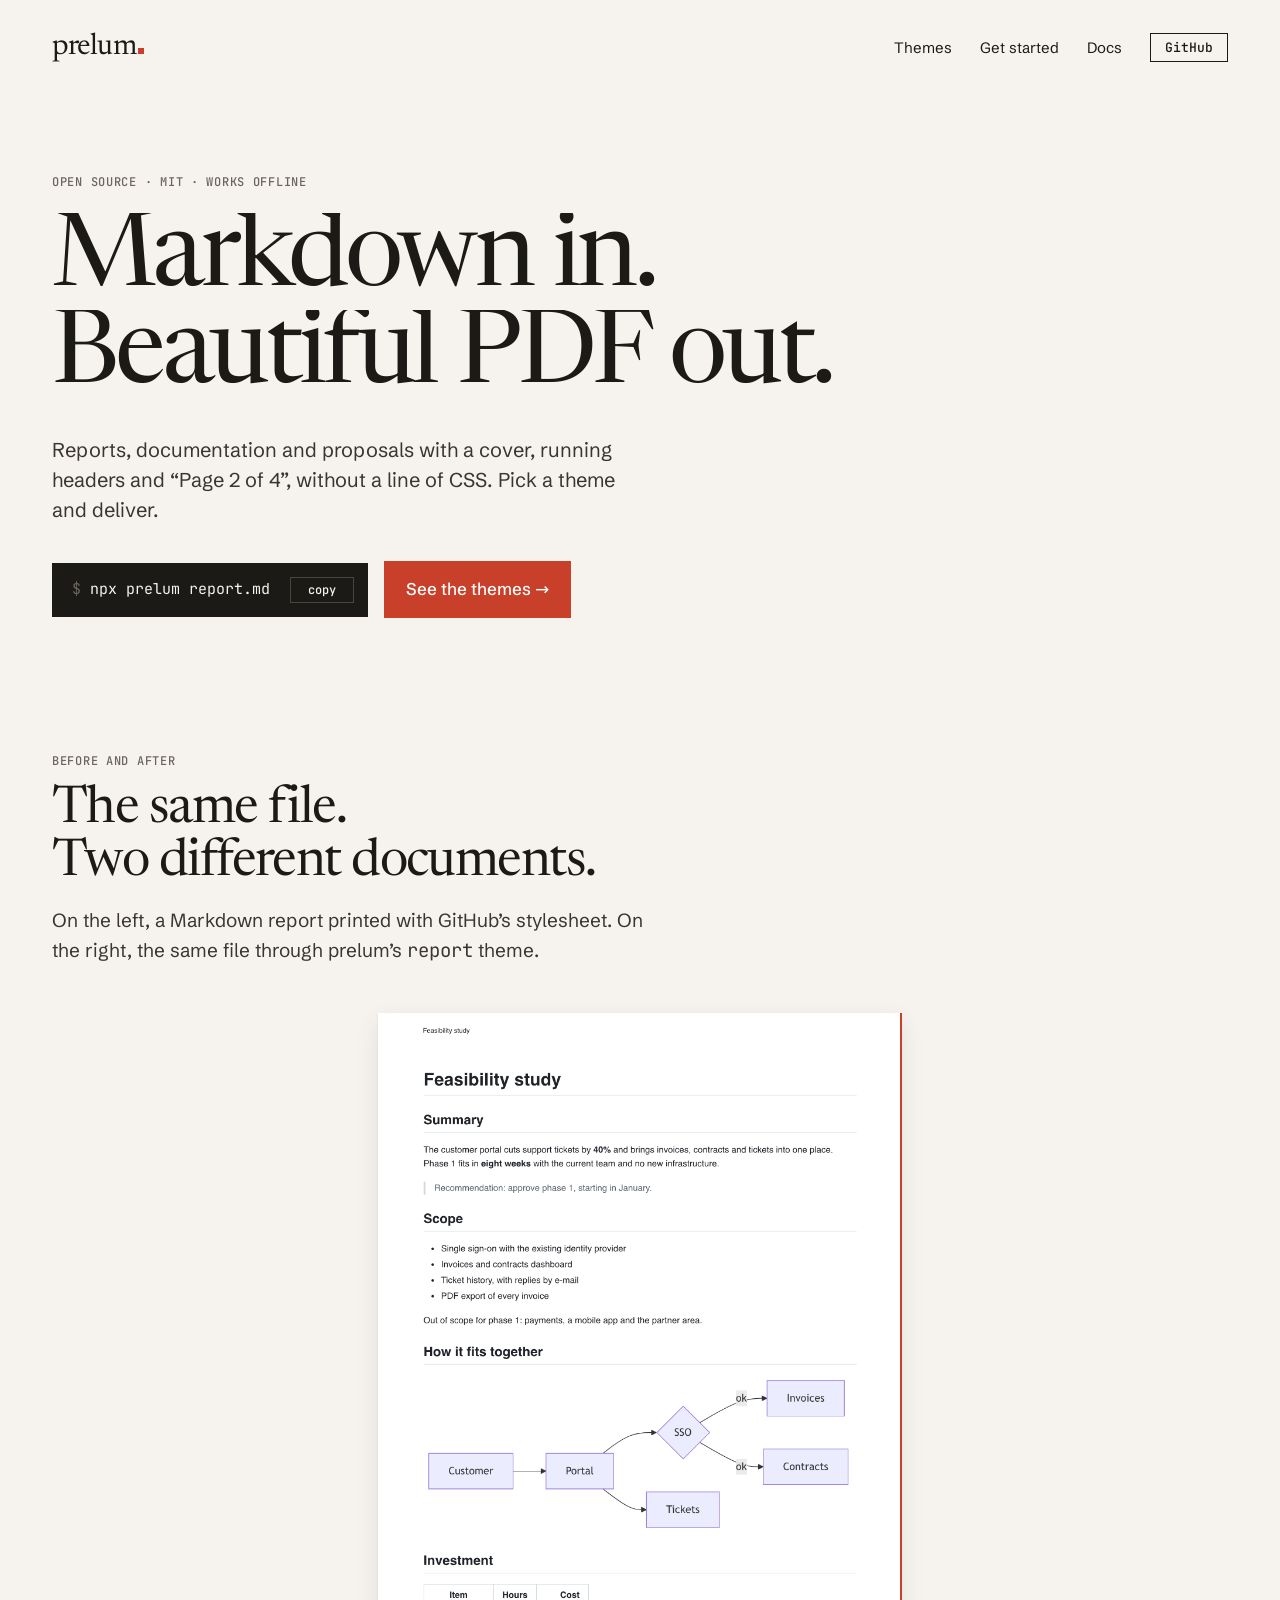
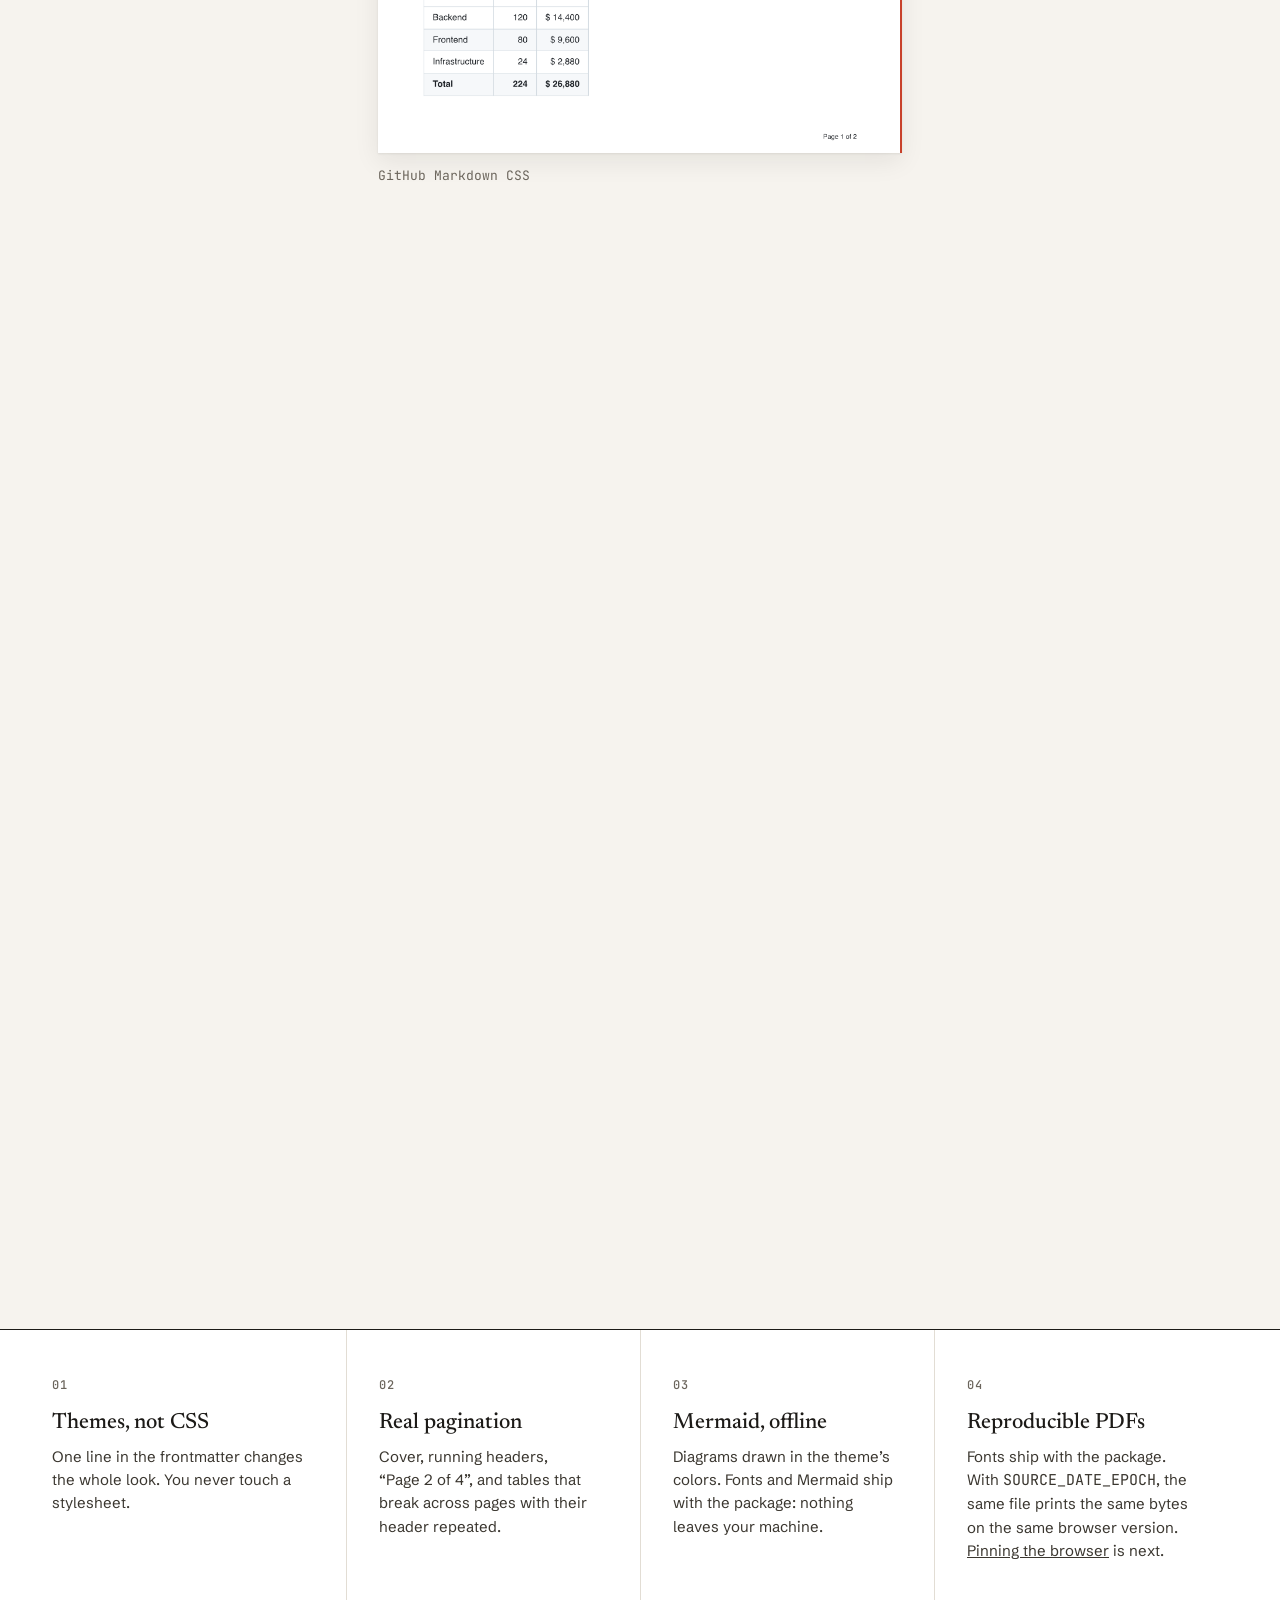
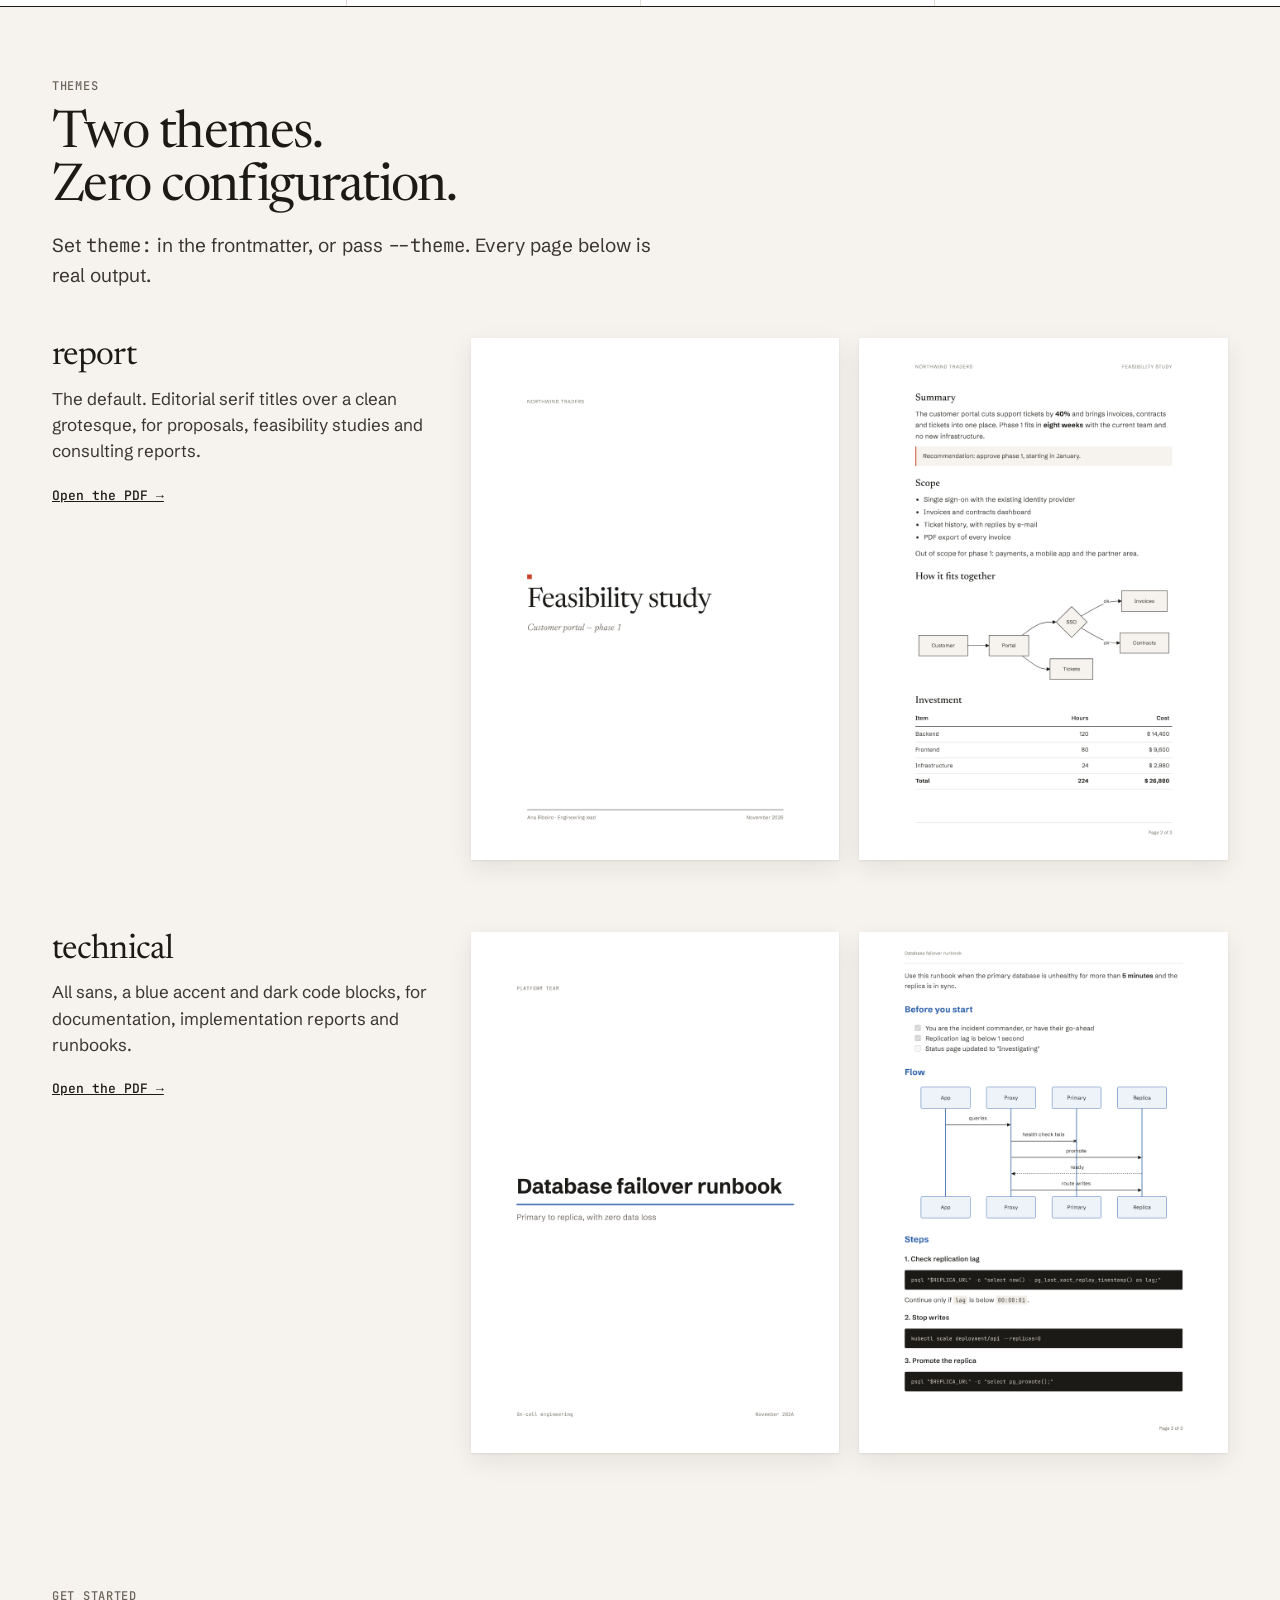
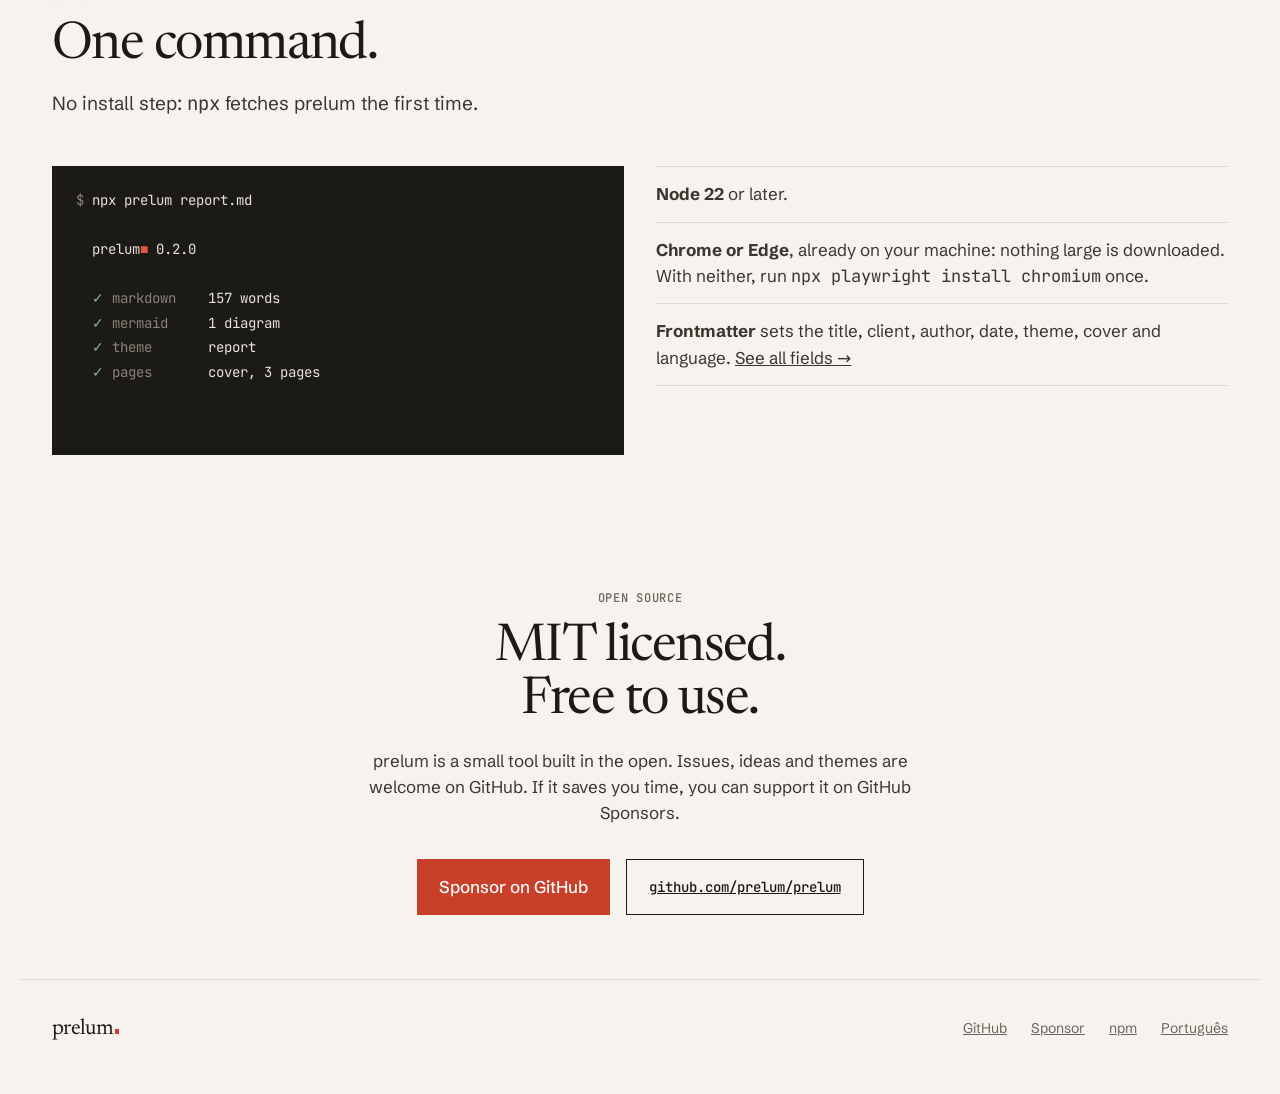
<file: index.html>
<!doctype html>
<html lang="en">
<head>
  <meta charset="utf-8">
  <meta name="viewport" content="width=device-width, initial-scale=1">
  <title>prelum — Markdown in. Beautiful PDF out.</title>
  <meta name="description" content="An open-source CLI that turns Markdown into designed PDFs: cover, running headers, page numbers, Mermaid diagrams. Pick a theme, write no CSS. Works offline.">
  <link rel="icon" href="favicon.svg" type="image/svg+xml">
  <link rel="icon" href="favicon-32.png" sizes="32x32">
  <link rel="apple-touch-icon" href="images/icon-512.png">
  <link rel="alternate" hreflang="pt-BR" href="https://prelum.github.io/pt/">
  <meta property="og:title" content="prelum — Markdown in. Beautiful PDF out.">
  <meta property="og:description" content="Designed PDFs from Markdown. Pick a theme, write no CSS. Works offline.">
  <meta property="og:image" content="https://prelum.github.io/images/og-image.png">
  <meta property="og:url" content="https://prelum.github.io/">
  <meta name="twitter:card" content="summary_large_image">
  <link rel="preload" href="fonts/newsreader-latin-opsz-normal.woff2" as="font" type="font/woff2" crossorigin>
  <script>document.documentElement.classList.add("js")</script>
  <link rel="stylesheet" href="styles.css">
</head>
<body>
  <header class="wrap nav">
    <a class="wordmark" href="./" aria-label="prelum, home">prelum</a>
    <nav aria-label="Main">
      <ul>
        <li><a href="#themes">Themes</a></li>
        <li><a href="#start">Get started</a></li>
        <li><a href="https://github.com/prelum/prelum#readme">Docs</a></li>
        <li><a class="button-outline" href="https://github.com/prelum/prelum">GitHub</a></li>
      </ul>
    </nav>
  </header>

  <main>
    <div class="wrap hero">
      <span class="label">Open source · MIT · Works offline</span>
      <h1><span class="line"><span>Markdown in.</span></span> <span class="line"><span>Beautiful PDF out.</span></span></h1>
      <p>Reports, documentation and proposals with a cover, running headers and “Page&nbsp;2&nbsp;of&nbsp;4”, without a line of CSS. Pick a theme and deliver.</p>
      <div class="actions">
        <div class="command">
          <code><span class="prompt">$</span> npx prelum report.md</code>
          <button type="button" data-copy="npx prelum report.md" data-done="copied">copy</button>
        </div>
        <a class="cta" href="#themes">See the themes →</a>
      </div>
    </div>

    <section class="wrap" aria-labelledby="compare-title">
      <span class="label">Before and after</span>
      <h2 id="compare-title">The same file.<br>Two different documents.</h2>
      <p class="lead">On the left, a Markdown report printed with GitHub’s stylesheet. On the right, the same file through prelum’s <code>report</code> theme.</p>
      <div class="compare" data-slider-label="Drag to compare">
        <figure>
          <img src="images/before-github-css.png" alt="A report printed with GitHub's Markdown stylesheet: underlined headings, a gridded table, a purple diagram." width="892" height="1262" loading="lazy">
          <figcaption>GitHub Markdown CSS</figcaption>
        </figure>
        <figure>
          <img src="images/feasibility-study-2.png" alt="The same report printed by prelum: serif headings, quiet table rules, the diagram in the theme's colors, a running header and page numbers." width="892" height="1262" loading="lazy">
          <figcaption><strong>prelum</strong> · report theme</figcaption>
        </figure>
      </div>
    </section>

    <div class="features">
      <ol class="wrap">
        <li>
          <span class="label">01</span>
          <h3>Themes, not CSS</h3>
          <p>One line in the frontmatter changes the whole look. You never touch a stylesheet.</p>
        </li>
        <li>
          <span class="label">02</span>
          <h3>Real pagination</h3>
          <p>Cover, running headers, “Page&nbsp;2&nbsp;of&nbsp;4”, and tables that break across pages with their header repeated.</p>
        </li>
        <li>
          <span class="label">03</span>
          <h3>Mermaid, offline</h3>
          <p>Diagrams drawn in the theme’s colors. Fonts and Mermaid ship with the package: nothing leaves your machine.</p>
        </li>
        <li>
          <span class="label">04</span>
          <h3>Reproducible PDFs</h3>
          <p>Fonts ship with the package. With <code>SOURCE_DATE_EPOCH</code>, the same file prints the same bytes on the same browser version. <a href="https://github.com/prelum/prelum/issues/17">Pinning the browser</a> is next.</p>
        </li>
      </ol>
    </div>

    <section class="wrap" id="themes" aria-labelledby="themes-title">
      <span class="label">Themes</span>
      <h2 id="themes-title">Two themes.<br>Zero configuration.</h2>
      <p class="lead">Set <code>theme:</code> in the frontmatter, or pass <code>--theme</code>. Every page below is real output.</p>
      <div class="themes">
        <article class="theme">
          <div>
            <h3><code>report</code></h3>
            <p>The default. Editorial serif titles over a clean grotesque, for proposals, feasibility studies and consulting reports.</p>
            <a class="pdf" href="https://github.com/prelum/prelum/blob/main/examples/feasibility-study.pdf">Open the PDF →</a>
          </div>
          <div class="pages">
            <figure><img src="images/feasibility-study-1.png" alt="report theme: cover with the red square, the title in Newsreader and the client's name." width="892" height="1262" loading="lazy"></figure>
            <figure><img src="images/feasibility-study-2.png" alt="report theme: a page with headers, a list, a diagram and a table." width="892" height="1262" loading="lazy"></figure>
          </div>
        </article>
        <article class="theme">
          <div>
            <h3><code>technical</code></h3>
            <p>All sans, a blue accent and dark code blocks, for documentation, implementation reports and runbooks.</p>
            <a class="pdf" href="https://github.com/prelum/prelum/blob/main/examples/runbook.pdf">Open the PDF →</a>
          </div>
          <div class="pages">
            <figure><img src="images/runbook-1.png" alt="technical theme: cover with a bold title over a blue rule." width="892" height="1262" loading="lazy"></figure>
            <figure><img src="images/runbook-2.png" alt="technical theme: a page with a checklist, a sequence diagram and code blocks." width="892" height="1262" loading="lazy"></figure>
          </div>
        </article>
      </div>
    </section>

    <section class="wrap" id="start" aria-labelledby="start-title">
      <span class="label">Get started</span>
      <h2 id="start-title">One command.</h2>
      <p class="lead">No install step: <code>npx</code> fetches prelum the first time.</p>
      <div class="steps">
<pre class="terminal"><code><span class="dim">$</span> npx prelum report.md

  prelum<span class="square">■</span> 0.2.0

  <span class="ok">✓</span> <span class="dim">markdown    </span>157 words
  <span class="ok">✓</span> <span class="dim">mermaid     </span>1 diagram
  <span class="ok">✓</span> <span class="dim">theme       </span>report
  <span class="ok">✓</span> <span class="dim">pages       </span>cover, 3 pages

  <span class="square">■</span> report.pdf ready in 0.9 s</code></pre>
        <ul class="requirements">
          <li><strong>Node 22</strong> or later.</li>
          <li><strong>Chrome or Edge</strong>, already on your machine: nothing large is downloaded. With neither, run <code>npx playwright install chromium</code> once.</li>
          <li><strong>Frontmatter</strong> sets the title, client, author, date, theme, cover and language. <a href="https://github.com/prelum/prelum#frontmatter">See all fields →</a></li>
        </ul>
      </div>
    </section>

    <section class="wrap open" aria-labelledby="open-title">
      <span class="label">Open source</span>
      <h2 id="open-title">MIT licensed.<br>Free to use.</h2>
      <p>prelum is a small tool built in the open. Issues, ideas and themes are welcome on GitHub. If it saves you time, you can support it on GitHub Sponsors.</p>
      <div class="actions">
        <a class="cta" href="https://github.com/sponsors/Fransuelton">Sponsor on GitHub</a>
        <a class="button-outline" href="https://github.com/prelum/prelum">github.com/prelum/prelum</a>
      </div>
    </section>
  </main>

  <footer class="wrap">
    <a class="wordmark" href="./">prelum</a>
    <ul>
      <li><a href="https://github.com/prelum/prelum">GitHub</a></li>
      <li><a href="https://github.com/sponsors/Fransuelton">Sponsor</a></li>
      <li><a href="https://www.npmjs.com/package/prelum">npm</a></li>
      <li><a href="pt/" hreflang="pt-BR" lang="pt-BR">Português</a></li>
    </ul>
  </footer>

  <script src="vendor/gsap.min.js" defer></script>
  <script src="vendor/ScrollTrigger.min.js" defer></script>
  <script src="vendor/CustomEase.min.js" defer></script>
  <script src="script.js" defer></script>
</body>
</html>
</file>
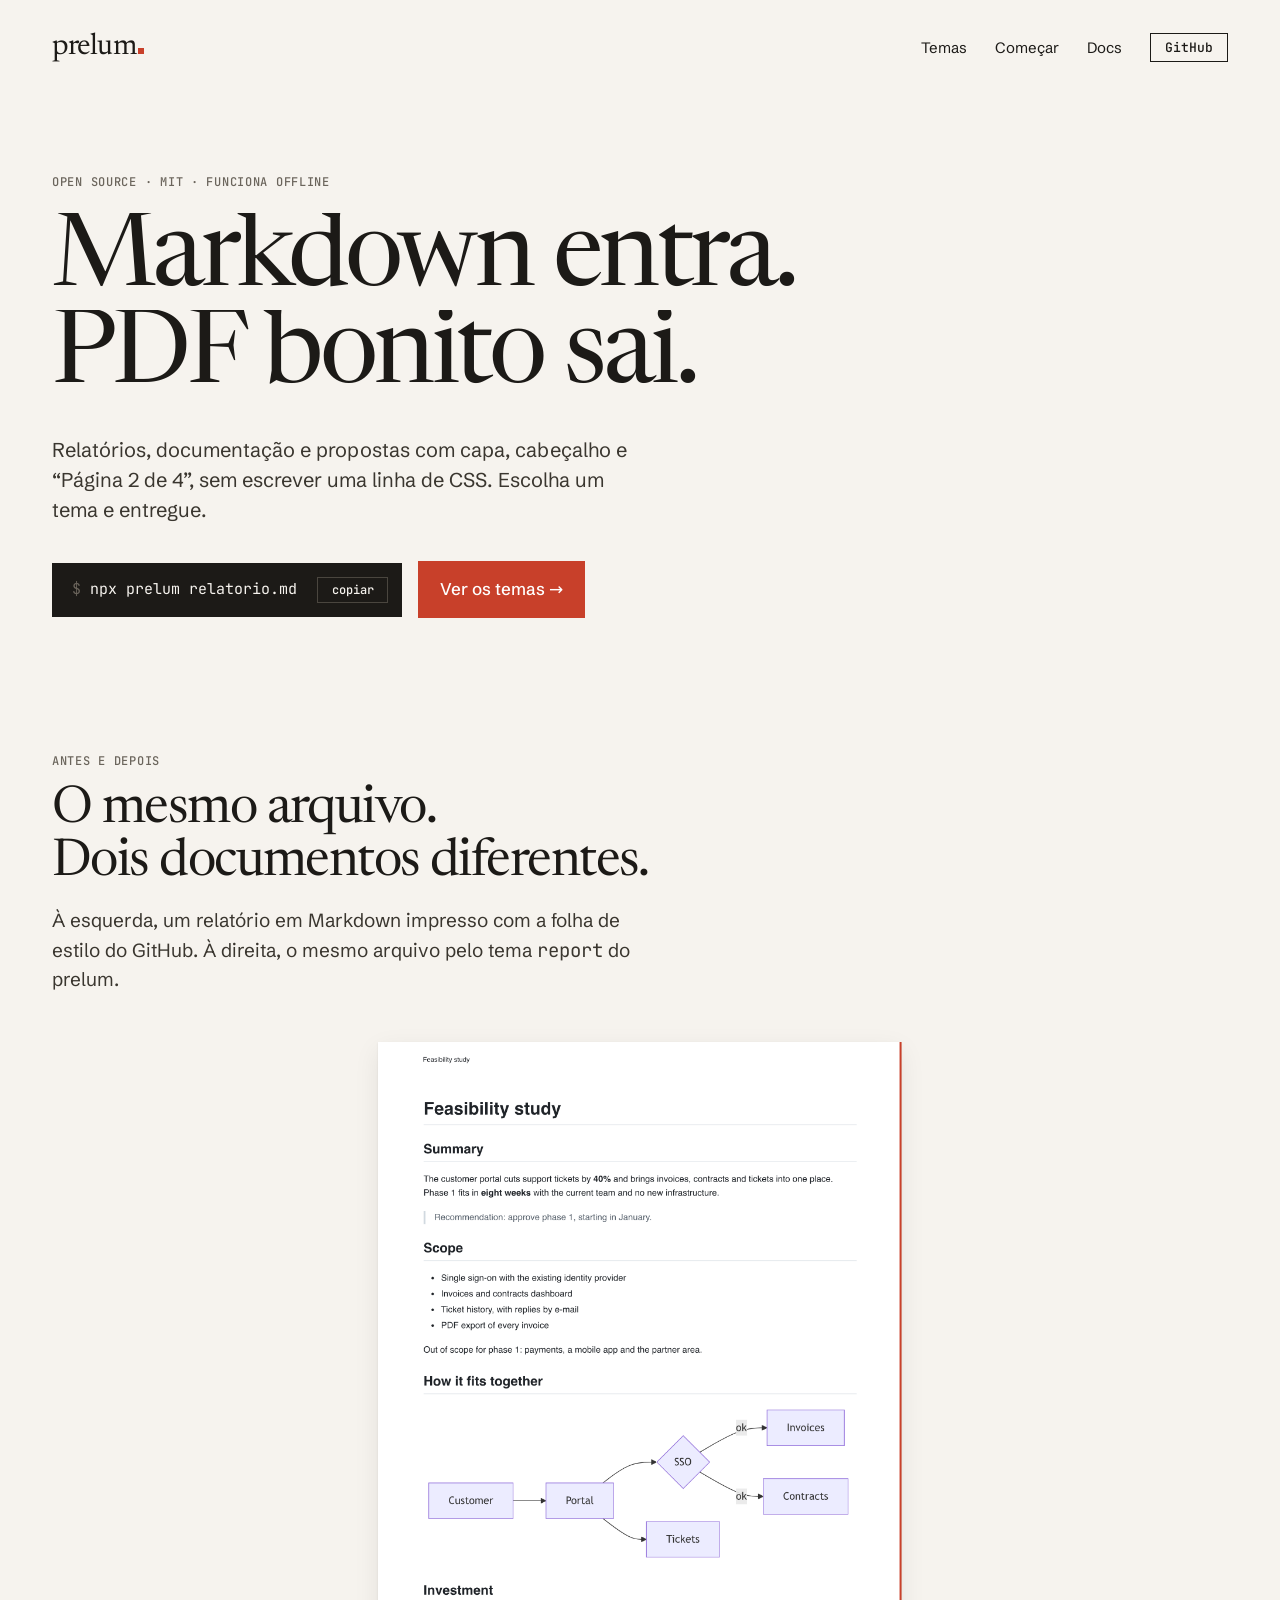
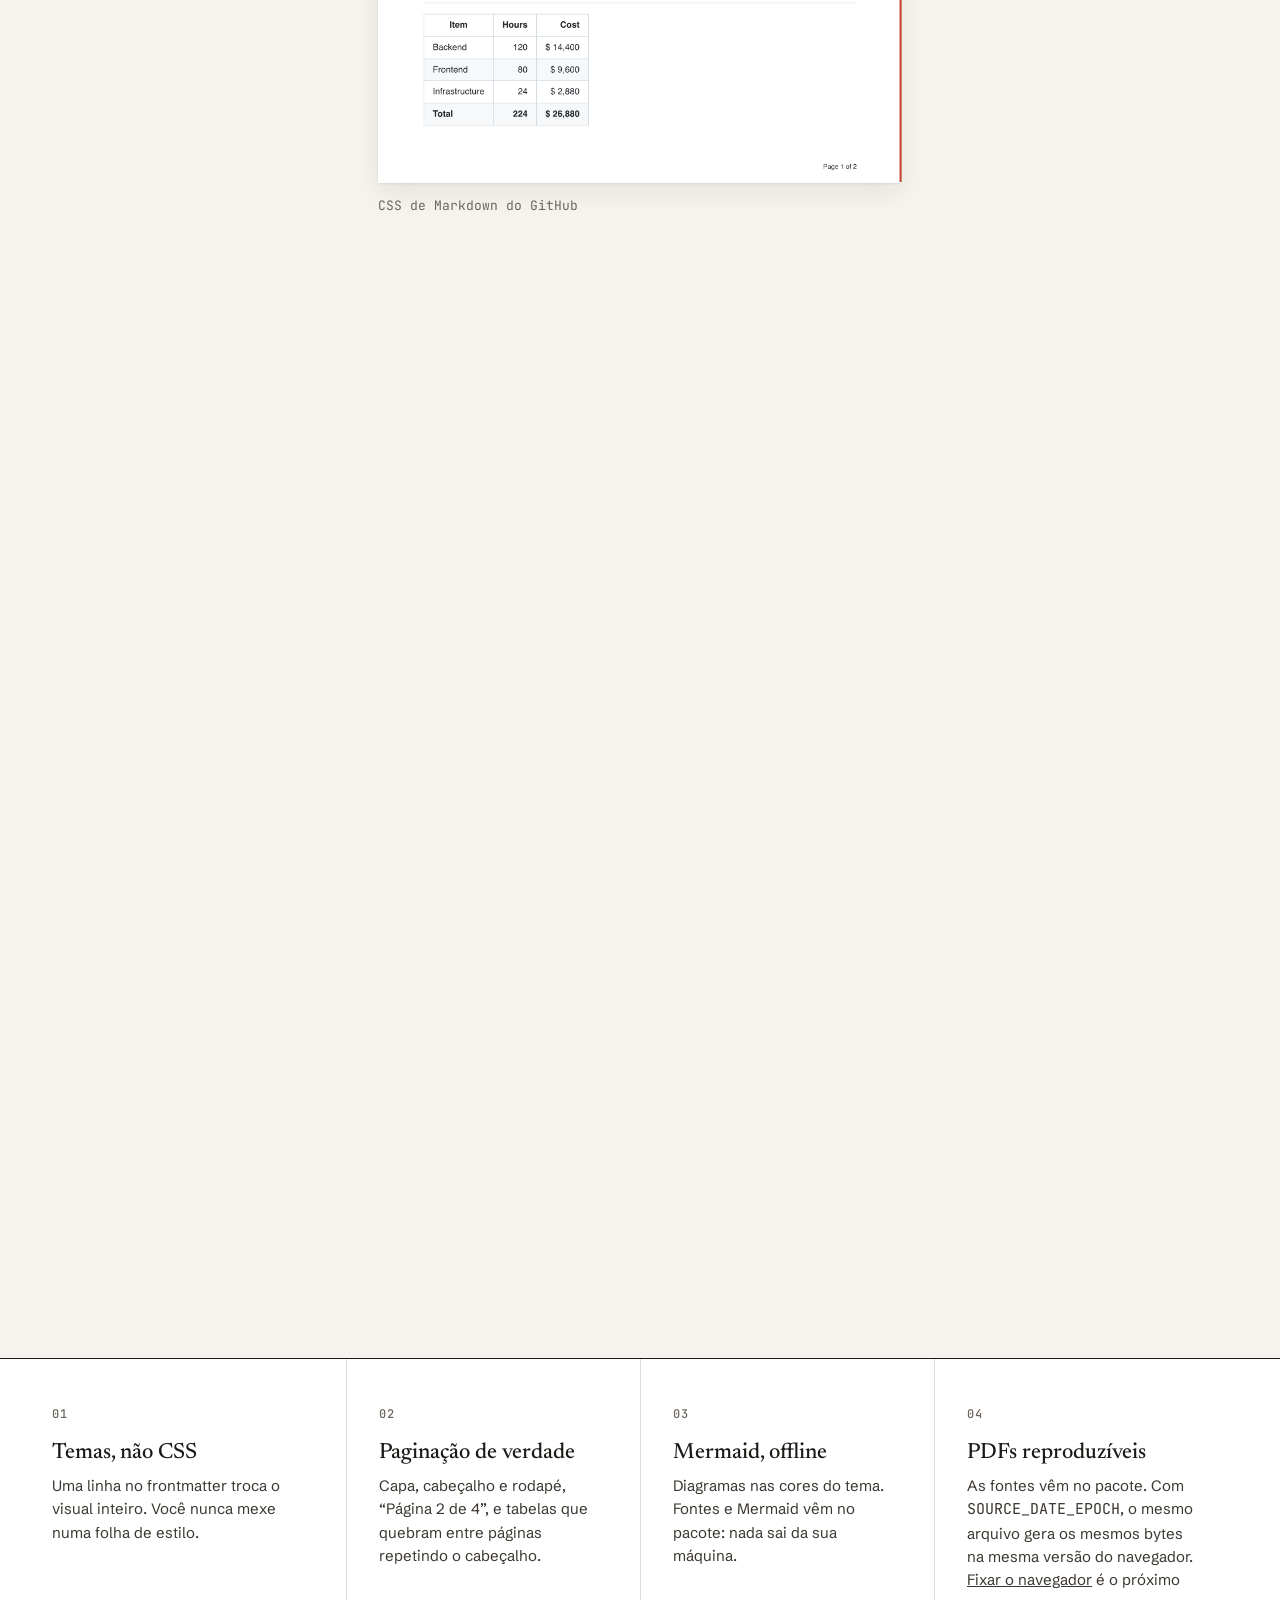
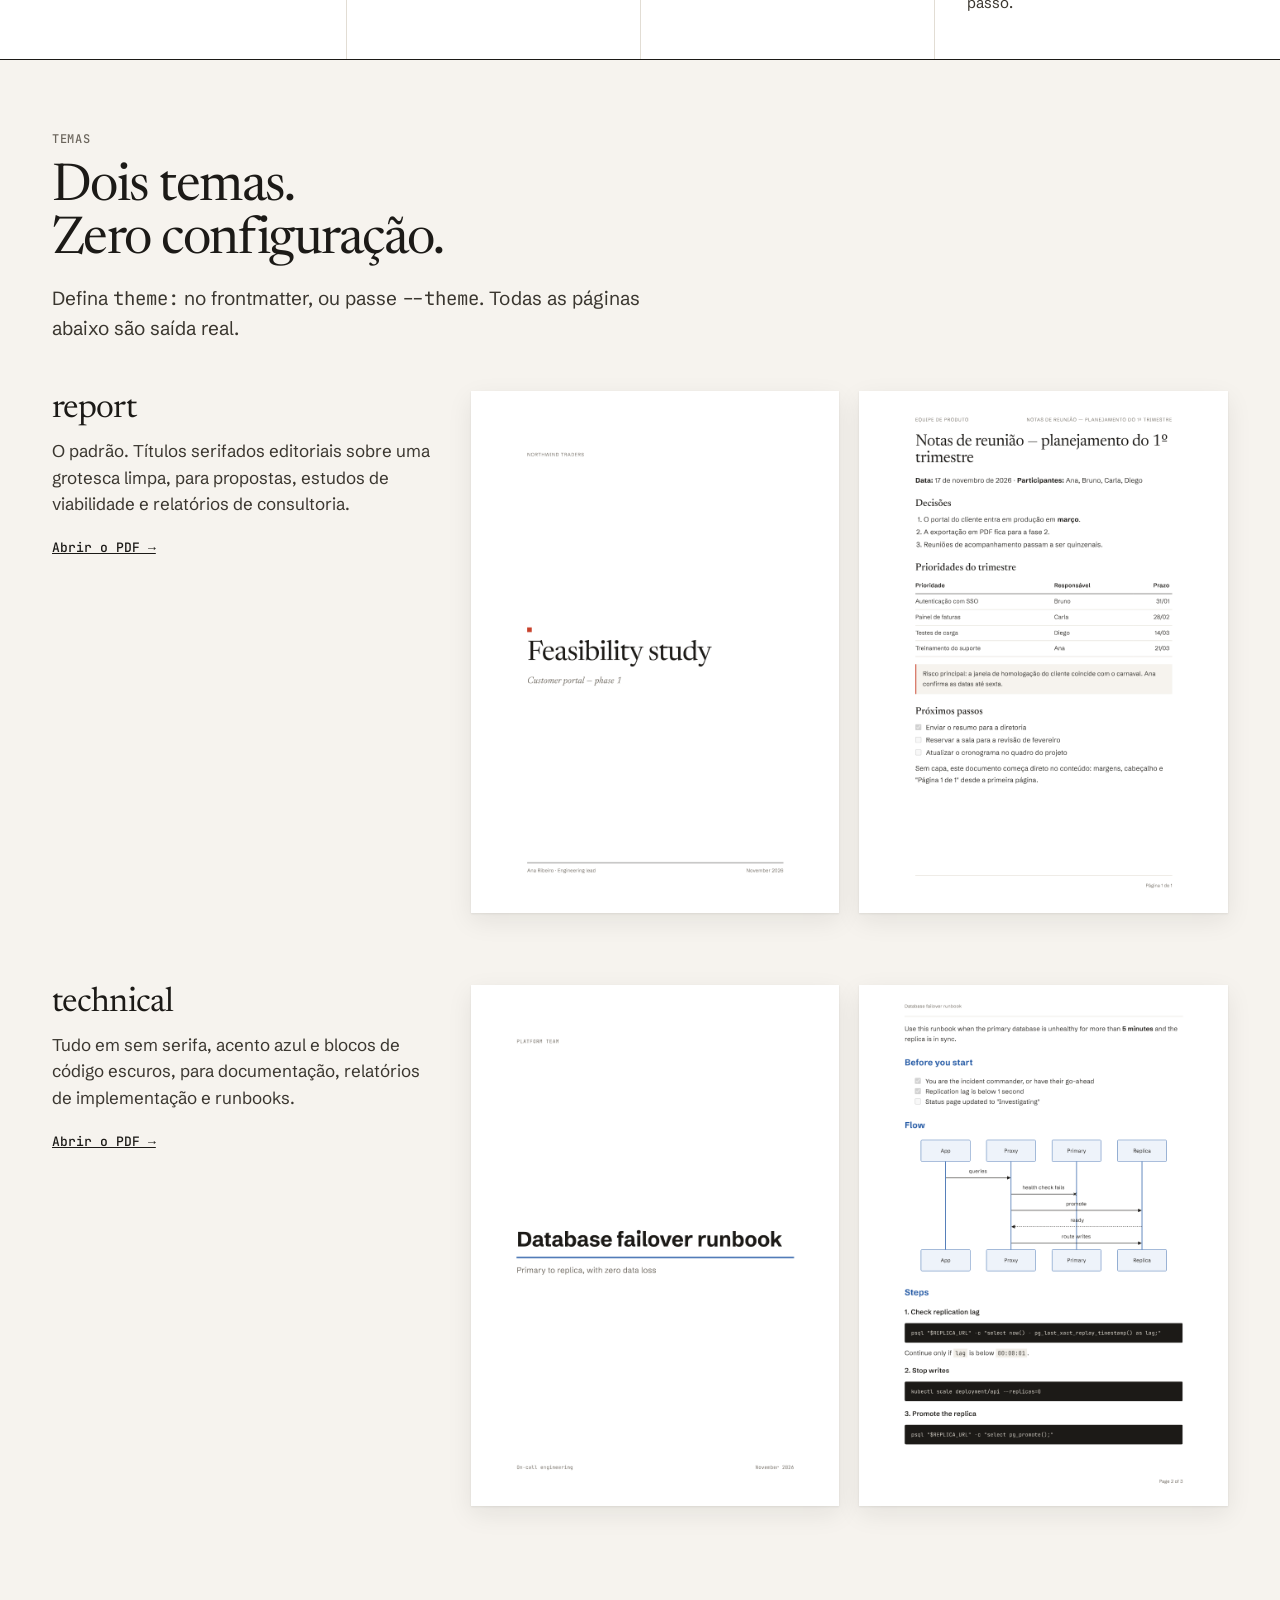
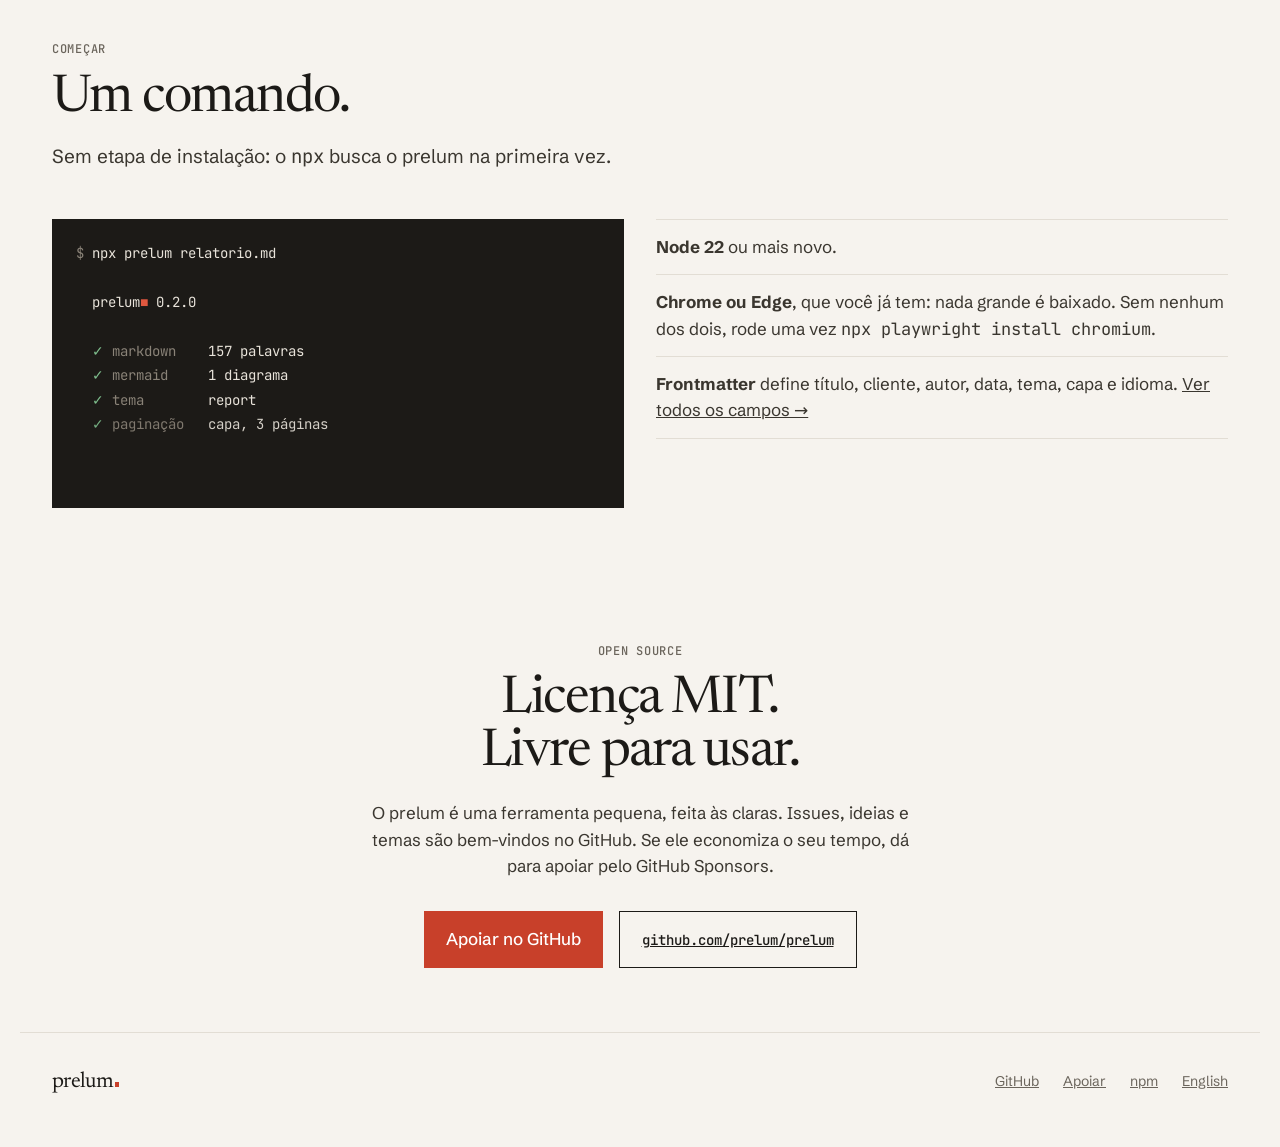
<file: pt/index.html>
<!doctype html>
<html lang="pt-BR">
<head>
  <meta charset="utf-8">
  <meta name="viewport" content="width=device-width, initial-scale=1">
  <title>prelum — Do markdown ao papel, sem CSS.</title>
  <meta name="description" content="Uma ferramenta open source que transforma Markdown em PDFs diagramados: capa, cabeçalho e rodapé, numeração de páginas, diagramas Mermaid. Escolha um tema, não escreva CSS. Funciona offline.">
  <link rel="icon" href="../favicon.svg" type="image/svg+xml">
  <link rel="icon" href="../favicon-32.png" sizes="32x32">
  <link rel="apple-touch-icon" href="../images/icon-512.png">
  <link rel="alternate" hreflang="en" href="https://prelum.github.io/">
  <meta property="og:title" content="prelum — Do markdown ao papel, sem CSS.">
  <meta property="og:description" content="PDFs diagramados a partir de Markdown. Escolha um tema, não escreva CSS. Funciona offline.">
  <meta property="og:image" content="https://prelum.github.io/images/og-image.png">
  <meta property="og:url" content="https://prelum.github.io/pt/">
  <meta name="twitter:card" content="summary_large_image">
  <link rel="preload" href="../fonts/newsreader-latin-opsz-normal.woff2" as="font" type="font/woff2" crossorigin>
  <script>document.documentElement.classList.add("js")</script>
  <link rel="stylesheet" href="../styles.css">
</head>
<body>
  <header class="wrap nav">
    <a class="wordmark" href="./" aria-label="prelum, início">prelum</a>
    <nav aria-label="Principal">
      <ul>
        <li><a href="#temas">Temas</a></li>
        <li><a href="#comecar">Começar</a></li>
        <li><a href="https://github.com/prelum/prelum/blob/main/README.pt-BR.md">Docs</a></li>
        <li><a class="button-outline" href="https://github.com/prelum/prelum">GitHub</a></li>
      </ul>
    </nav>
  </header>

  <main>
    <div class="wrap hero">
      <span class="label">Open source · MIT · Funciona offline</span>
      <h1><span class="line"><span>Markdown entra.</span></span> <span class="line"><span>PDF bonito sai.</span></span></h1>
      <p>Relatórios, documentação e propostas com capa, cabeçalho e “Página&nbsp;2&nbsp;de&nbsp;4”, sem escrever uma linha de CSS. Escolha um tema e entregue.</p>
      <div class="actions">
        <div class="command">
          <code><span class="prompt">$</span> npx prelum relatorio.md</code>
          <button type="button" data-copy="npx prelum relatorio.md" data-done="copiado">copiar</button>
        </div>
        <a class="cta" href="#temas">Ver os temas →</a>
      </div>
    </div>

    <section class="wrap" aria-labelledby="comparar-titulo">
      <span class="label">Antes e depois</span>
      <h2 id="comparar-titulo">O mesmo arquivo.<br>Dois documentos diferentes.</h2>
      <p class="lead">À esquerda, um relatório em Markdown impresso com a folha de estilo do GitHub. À direita, o mesmo arquivo pelo tema <code>report</code> do prelum.</p>
      <div class="compare" data-slider-label="Arraste para comparar">
        <figure>
          <img src="../images/before-github-css.png" alt="Um relatório impresso com o CSS de Markdown do GitHub: títulos sublinhados, tabela em grade, diagrama roxo." width="892" height="1262" loading="lazy">
          <figcaption>CSS de Markdown do GitHub</figcaption>
        </figure>
        <figure>
          <img src="../images/feasibility-study-2.png" alt="O mesmo relatório impresso pelo prelum: títulos serifados, filetes discretos na tabela, diagrama nas cores do tema, cabeçalho e numeração de páginas." width="892" height="1262" loading="lazy">
          <figcaption><strong>prelum</strong> · tema report</figcaption>
        </figure>
      </div>
    </section>

    <div class="features">
      <ol class="wrap">
        <li>
          <span class="label">01</span>
          <h3>Temas, não CSS</h3>
          <p>Uma linha no frontmatter troca o visual inteiro. Você nunca mexe numa folha de estilo.</p>
        </li>
        <li>
          <span class="label">02</span>
          <h3>Paginação de verdade</h3>
          <p>Capa, cabeçalho e rodapé, “Página&nbsp;2&nbsp;de&nbsp;4”, e tabelas que quebram entre páginas repetindo o cabeçalho.</p>
        </li>
        <li>
          <span class="label">03</span>
          <h3>Mermaid, offline</h3>
          <p>Diagramas nas cores do tema. Fontes e Mermaid vêm no pacote: nada sai da sua máquina.</p>
        </li>
        <li>
          <span class="label">04</span>
          <h3>PDFs reproduzíveis</h3>
          <p>As fontes vêm no pacote. Com <code>SOURCE_DATE_EPOCH</code>, o mesmo arquivo gera os mesmos bytes na mesma versão do navegador. <a href="https://github.com/prelum/prelum/issues/17">Fixar o navegador</a> é o próximo passo.</p>
        </li>
      </ol>
    </div>

    <section class="wrap" id="temas" aria-labelledby="temas-titulo">
      <span class="label">Temas</span>
      <h2 id="temas-titulo">Dois temas.<br>Zero configuração.</h2>
      <p class="lead">Defina <code>theme:</code> no frontmatter, ou passe <code>--theme</code>. Todas as páginas abaixo são saída real.</p>
      <div class="themes">
        <article class="theme">
          <div>
            <h3><code>report</code></h3>
            <p>O padrão. Títulos serifados editoriais sobre uma grotesca limpa, para propostas, estudos de viabilidade e relatórios de consultoria.</p>
            <a class="pdf" href="https://github.com/prelum/prelum/blob/main/examples/feasibility-study.pdf">Abrir o PDF →</a>
          </div>
          <div class="pages">
            <figure><img src="../images/feasibility-study-1.png" alt="tema report: capa com o quadrado vermelho, o título em Newsreader e o nome do cliente." width="892" height="1262" loading="lazy"></figure>
            <figure><img src="../images/notas-de-reuniao-1.png" alt="tema report sem capa: notas de reunião em português com lista, tabela e Página 1 de 1." width="892" height="1262" loading="lazy"></figure>
          </div>
        </article>
        <article class="theme">
          <div>
            <h3><code>technical</code></h3>
            <p>Tudo em sem serifa, acento azul e blocos de código escuros, para documentação, relatórios de implementação e runbooks.</p>
            <a class="pdf" href="https://github.com/prelum/prelum/blob/main/examples/runbook.pdf">Abrir o PDF →</a>
          </div>
          <div class="pages">
            <figure><img src="../images/runbook-1.png" alt="tema technical: capa com título em negrito sobre um filete azul." width="892" height="1262" loading="lazy"></figure>
            <figure><img src="../images/runbook-2.png" alt="tema technical: página com checklist, diagrama de sequência e blocos de código." width="892" height="1262" loading="lazy"></figure>
          </div>
        </article>
      </div>
    </section>

    <section class="wrap" id="comecar" aria-labelledby="comecar-titulo">
      <span class="label">Começar</span>
      <h2 id="comecar-titulo">Um comando.</h2>
      <p class="lead">Sem etapa de instalação: o <code>npx</code> busca o prelum na primeira vez.</p>
      <div class="steps">
<pre class="terminal"><code><span class="dim">$</span> npx prelum relatorio.md

  prelum<span class="square">■</span> 0.2.0

  <span class="ok">✓</span> <span class="dim">markdown    </span>157 palavras
  <span class="ok">✓</span> <span class="dim">mermaid     </span>1 diagrama
  <span class="ok">✓</span> <span class="dim">tema        </span>report
  <span class="ok">✓</span> <span class="dim">paginação   </span>capa, 3 páginas

  <span class="square">■</span> relatorio.pdf pronto em 0,9 s</code></pre>
        <ul class="requirements">
          <li><strong>Node 22</strong> ou mais novo.</li>
          <li><strong>Chrome ou Edge</strong>, que você já tem: nada grande é baixado. Sem nenhum dos dois, rode uma vez <code>npx playwright install chromium</code>.</li>
          <li><strong>Frontmatter</strong> define título, cliente, autor, data, tema, capa e idioma. <a href="https://github.com/prelum/prelum/blob/main/README.pt-BR.md#frontmatter">Ver todos os campos →</a></li>
        </ul>
      </div>
    </section>

    <section class="wrap open" aria-labelledby="aberto-titulo">
      <span class="label">Open source</span>
      <h2 id="aberto-titulo">Licença MIT.<br>Livre para usar.</h2>
      <p>O prelum é uma ferramenta pequena, feita às claras. Issues, ideias e temas são bem-vindos no GitHub. Se ele economiza o seu tempo, dá para apoiar pelo GitHub Sponsors.</p>
      <div class="actions">
        <a class="cta" href="https://github.com/sponsors/Fransuelton">Apoiar no GitHub</a>
        <a class="button-outline" href="https://github.com/prelum/prelum">github.com/prelum/prelum</a>
      </div>
    </section>
  </main>

  <footer class="wrap">
    <a class="wordmark" href="./">prelum</a>
    <ul>
      <li><a href="https://github.com/prelum/prelum">GitHub</a></li>
      <li><a href="https://github.com/sponsors/Fransuelton">Apoiar</a></li>
      <li><a href="https://www.npmjs.com/package/prelum">npm</a></li>
      <li><a href="../" hreflang="en" lang="en">English</a></li>
    </ul>
  </footer>

  <script src="../vendor/gsap.min.js" defer></script>
  <script src="../vendor/ScrollTrigger.min.js" defer></script>
  <script src="../vendor/CustomEase.min.js" defer></script>
  <script src="../script.js" defer></script>
</body>
</html>
</file>
<file: styles.css>
/* prelum.github.io — tokens from the brand book. Fonts are self-hosted: no third-party requests. */
@font-face {
  font-family: "Newsreader";
  font-style: normal;
  font-weight: 200 800;
  font-display: swap;
  src: url("fonts/newsreader-latin-opsz-normal.woff2") format("woff2");
}
@font-face {
  font-family: "Schibsted Grotesk";
  font-style: normal;
  font-weight: 400 900;
  font-display: swap;
  src: url("fonts/schibsted-grotesk-latin-wght-normal.woff2") format("woff2");
}
@font-face {
  font-family: "JetBrains Mono";
  font-style: normal;
  font-weight: 100 800;
  font-display: swap;
  src: url("fonts/jetbrains-mono-latin-wght-normal.woff2") format("woff2");
}

:root {
  --paper: #f6f3ee;
  --ink: #1c1a17;
  --vermilion: #c8402a;
  --vermilion-on-dark: #e0583f;
  --graphite: #6b655c;
  --body: #3a362f;
  --rule: #e2ddd4;
  --surface: #ffffff;
  --editor: #fbfaf7;
  --preview: #e9e5de;
  --serif: "Newsreader", Georgia, serif;
  --sans: "Schibsted Grotesk", system-ui, sans-serif;
  --mono: "JetBrains Mono", ui-monospace, monospace;
  --sheet-shadow: 0 1px 2px rgba(28, 26, 23, 0.08), 0 8px 24px rgba(28, 26, 23, 0.08);
  /* Motion: strong curves, shared with script.js through CustomEase. */
  --ease-out: cubic-bezier(0.23, 1, 0.32, 1);
  --ease-in-out: cubic-bezier(0.77, 0, 0.175, 1);
}

* {
  box-sizing: border-box;
}
html {
  background: var(--paper);
  color: var(--ink);
  font: 400 17px/1.55 var(--sans);
  -webkit-font-smoothing: antialiased;
}
body {
  margin: 0;
}
img {
  display: block;
  max-width: 100%;
  height: auto;
}
a {
  color: inherit;
}
code,
pre {
  font-family: var(--mono);
}
/* An option like --theme must not break at its hyphen. */
:not(pre) > code {
  white-space: nowrap;
}

/* Side gutters only: vertical spacing belongs to each section. */
.wrap {
  max-width: 1240px;
  margin: 0 auto;
  padding-inline: 32px;
}
@media (max-width: 700px) {
  .wrap {
    padding-inline: 16px;
  }
}

/* The wordmark: Newsreader, lowercase, followed by the square on the baseline. */
.wordmark {
  font-family: var(--serif);
  font-weight: 400;
  letter-spacing: -0.03em;
  text-decoration: none;
  white-space: nowrap;
}
.wordmark::after {
  content: "";
  display: inline-block;
  width: 0.21em;
  height: 0.21em;
  margin-left: 0.07em;
  background: var(--vermilion);
}
.label {
  font: 500 12px/1.4 var(--mono);
  letter-spacing: 0.06em;
  text-transform: uppercase;
  color: var(--graphite);
}

/* Nav */
.nav {
  display: flex;
  align-items: center;
  justify-content: space-between;
  gap: 24px;
  padding-top: 24px;
  padding-bottom: 24px;
}
.nav .wordmark {
  font-size: 30px;
}
.nav ul {
  display: flex;
  align-items: center;
  gap: 28px;
  margin: 0;
  padding: 0;
  list-style: none;
  font-size: 15px;
}
.nav a {
  text-decoration: none;
}
.nav a:hover {
  text-decoration: underline;
  text-underline-offset: 4px;
}
.button-outline {
  display: inline-block;
  padding: 7px 14px;
  border: 1px solid var(--ink);
  font: 500 13px/1 var(--mono);
}
.nav .button-outline:hover {
  background: var(--ink);
  color: var(--paper);
  text-decoration: none;
}
@media (max-width: 700px) {
  .nav ul li:not(:last-child) {
    display: none;
  }
}

/* Hero */
.hero {
  padding-top: 72px;
  padding-bottom: 64px;
}
.hero h1 {
  margin: 20px 0 28px;
  font: 400 clamp(52px, 8vw, 112px) / 0.95 var(--serif);
  letter-spacing: -0.035em;
}
.hero p {
  max-width: 600px;
  margin: 0 0 36px;
  font-size: 20px;
  line-height: 1.5;
  color: var(--body);
}
.actions {
  display: flex;
  flex-wrap: wrap;
  align-items: center;
  gap: 16px;
}
.command {
  display: inline-flex;
  align-items: center;
  gap: 20px;
  padding: 14px 14px 14px 20px;
  background: var(--ink);
  color: var(--paper);
  font: 400 15px/1 var(--mono);
}
.command .prompt {
  color: var(--graphite);
}
.command button {
  padding: 6px 10px;
  border: 1px solid #4a463f;
  background: transparent;
  color: var(--paper);
  font: 500 12px/1 var(--mono);
  cursor: pointer;
}
.command button:hover {
  border-color: var(--paper);
}
/* "copy" and "copied" share one grid cell: the button is as wide as the
   longer word and never jumps. The swap is a crossfade with a little blur,
   so it reads as one label changing, not two swapping. */
.command button.is-swap {
  display: grid;
  justify-items: center;
}
.command button.is-swap > span {
  grid-area: 1 / 1;
  transition:
    opacity 200ms ease,
    filter 200ms ease;
}
.command button.is-swap > span + span,
.command button.is-copied > span:first-child {
  opacity: 0;
  filter: blur(2px);
}
.command button.is-copied > span + span {
  opacity: 1;
  filter: none;
}
.cta {
  display: inline-block;
  padding: 15px 22px;
  background: var(--vermilion);
  color: #ffffff;
  font-weight: 500;
  text-decoration: none;
}
.cta:hover {
  background: #a93421;
}

/* Sections */
/* Neighbouring sections add up: 64 + 64 = 128px between them. */
section {
  padding-top: 64px;
  padding-bottom: 64px;
}
@media (max-width: 700px) {
  section {
    padding-top: 48px;
    padding-bottom: 48px;
  }
}
h2 {
  margin: 12px 0 16px;
  font: 400 52px/1.02 var(--serif);
  letter-spacing: -0.03em;
}
@media (max-width: 700px) {
  h2 {
    font-size: 40px;
  }
}
.lead {
  max-width: 620px;
  margin: 0 0 48px;
  font-size: 19px;
  color: var(--body);
}

/* Before and after */
.compare {
  display: grid;
  grid-template-columns: repeat(auto-fit, minmax(300px, 1fr));
  gap: 32px;
}
.compare figure,
.theme figure {
  margin: 0;
}
.compare img,
.theme img {
  background: var(--surface);
  box-shadow: var(--sheet-shadow);
}
figcaption {
  margin-top: 14px;
  font: 400 13px/1.4 var(--mono);
  color: var(--graphite);
}
figcaption strong {
  color: var(--ink);
  font-weight: 500;
}

/* Features: white band with ink rules, four numbered columns */
.features {
  background: var(--surface);
  border-top: 1px solid var(--ink);
  border-bottom: 1px solid var(--ink);
  padding-top: 0;
  padding-bottom: 0;
}
.features ol {
  display: grid;
  grid-template-columns: repeat(auto-fit, minmax(240px, 1fr));
  margin: 0 auto;
  /* Only top and bottom: the sides keep the .wrap gutter. */
  padding-top: 0;
  padding-bottom: 0;
  list-style: none;
}
.features li {
  padding: 40px 32px 44px 0;
}
.features li + li {
  padding-left: 32px;
  border-left: 1px solid var(--rule);
}
@media (max-width: 1060px) {
  .features li,
  .features li + li {
    padding-left: 0;
    border-left: none;
    padding-top: 28px;
    padding-bottom: 28px;
  }
}
.features h3 {
  margin: 14px 0 8px;
  font: 500 22px/1.2 var(--serif);
}
.features p {
  margin: 0;
  font-size: 15px;
  color: var(--body);
}

/* Themes */
.themes {
  display: grid;
  gap: 72px;
}
.theme {
  display: grid;
  grid-template-columns: minmax(220px, 1fr) minmax(0, 2fr);
  gap: 40px;
  align-items: start;
}
@media (max-width: 860px) {
  .theme {
    grid-template-columns: 1fr;
  }
}
.theme h3 {
  margin: 0 0 10px;
  font: 400 34px/1.1 var(--serif);
  letter-spacing: -0.02em;
}
.theme h3 code {
  font: inherit;
}
.theme p {
  margin: 0 0 16px;
  color: var(--body);
}
.theme .pages {
  display: grid;
  grid-template-columns: 1fr 1fr;
  gap: 20px;
}
.theme a.pdf {
  font: 500 13px/1 var(--mono);
}

/* Get started */
.steps {
  display: grid;
  grid-template-columns: repeat(auto-fit, minmax(300px, 1fr));
  gap: 32px;
  align-items: start;
}
pre.terminal {
  margin: 0;
  padding: 22px 24px;
  overflow-x: auto;
  background: var(--ink);
  color: #e8e3da;
  font-size: 14px;
  line-height: 1.75;
}
.terminal .comment,
.terminal .dim {
  color: #8a8378;
}
.terminal .ok {
  color: #7fbf8e;
}
.terminal .square {
  color: var(--vermilion-on-dark);
}
.requirements {
  margin: 0;
  padding: 0;
  list-style: none;
  color: var(--body);
}
.requirements li {
  padding: 14px 0;
  border-bottom: 1px solid var(--rule);
}
.requirements li:first-child {
  border-top: 1px solid var(--rule);
}

/* Open source */
.open {
  text-align: center;
}
.open h2 {
  margin-bottom: 20px;
}
.open p {
  max-width: 560px;
  margin: 0 auto 32px;
  color: var(--body);
}
.open .actions {
  justify-content: center;
  align-items: stretch;
}
.open .button-outline {
  display: inline-flex;
  align-items: center;
  padding: 0 22px;
  font-size: 14px;
}

/* Footer */
footer {
  display: flex;
  flex-wrap: wrap;
  align-items: center;
  justify-content: space-between;
  gap: 16px;
  padding-top: 32px;
  padding-bottom: 48px;
  border-top: 1px solid var(--rule);
}
footer .wordmark {
  font-size: 22px;
}
footer ul {
  display: flex;
  flex-wrap: wrap;
  gap: 24px;
  margin: 0;
  padding: 0;
  list-style: none;
  font-size: 14px;
  color: var(--graphite);
}


/* Motion ------------------------------------------------------------------
   Everything below only adds polish: without JS, or with reduced motion,
   the page is the same, fully visible and static. The choreography lives in
   script.js (GSAP + ScrollTrigger, self-hosted in vendor/). */

/* Press feedback: the button confirms it heard the click. */
.cta,
.button-outline,
.command button {
  transition: transform 160ms var(--ease-out);
}
.cta:active,
.button-outline:active,
.command button:active {
  transform: scale(0.97);
}

/* Each line of the hero title rises from behind its own mask.
   The padding keeps descenders out of the clip; the margin cancels it. */
.hero h1 .line {
  display: block;
  overflow: clip;
  padding-bottom: 0.08em;
  margin-bottom: -0.08em;
}
.hero h1 .line > span {
  display: inline-block;
}

/* Hide the hero before the first paint, so it does not flash and then
   animate (with reduced motion it only fades). If script.js never runs,
   the fallback shows it after 1.5 s. */
.js .hero > * {
  visibility: hidden;
  animation: reveal-fallback 0s 1.5s forwards;
}
@keyframes reveal-fallback {
  to {
    visibility: visible;
  }
}

/* Before and after, wide screens: the two pages are stacked and prelum's
   page wipes over GitHub's as you scroll, stopping at the middle, so the
   lead's "left / right" is still true at rest. Sized to fit the viewport
   while pinned. */
.compare.is-wipe {
  grid-template-columns: 1fr;
  gap: 0;
  width: min(100%, calc((100svh - 160px) * 892 / 1262));
  margin-inline: auto;
}
.compare.is-wipe figure {
  position: relative;
  grid-area: 1 / 1;
}
.compare.is-wipe figure + figure figcaption {
  text-align: right;
}
.wipe {
  position: absolute;
  top: 0;
  left: 0;
  width: 100%;
  aspect-ratio: 892 / 1262;
  pointer-events: none;
}
.wipe::before {
  content: "";
  position: absolute;
  inset: 0 auto 0 -1px;
  width: 2px;
  background: var(--vermilion);
}

/* Once the wipe settles, a handle appears and the line can be dragged
   (or moved with the arrow keys). Exit is faster than enter. */
.compare.is-ready {
  cursor: ew-resize;
  touch-action: pan-y;
  user-select: none;
}
.wipe-handle {
  position: absolute;
  top: 50%;
  left: 0;
  display: grid;
  place-items: center;
  width: 36px;
  height: 36px;
  background: var(--vermilion);
  color: #ffffff;
  pointer-events: auto;
  opacity: 0;
  visibility: hidden;
  transform: translate(-50%, -50%) scale(0.9);
  transition:
    opacity 150ms var(--ease-out),
    transform 150ms var(--ease-out),
    visibility 0s 150ms;
}
.is-ready .wipe-handle {
  opacity: 1;
  visibility: visible;
  transform: translate(-50%, -50%);
  transition:
    opacity 250ms var(--ease-out),
    transform 250ms var(--ease-out),
    visibility 0s;
}
.is-ready .wipe-handle:active {
  transform: translate(-50%, -50%) scale(0.95);
  transition-duration: 160ms;
}
.wipe-handle:focus-visible {
  outline: 2px solid var(--ink);
  outline-offset: 3px;
}
.wipe-handle svg {
  width: 18px;
  height: 18px;
}

/* The terminal plays its output line by line. */
.terminal .line {
  display: inline-block;
}
</file>
